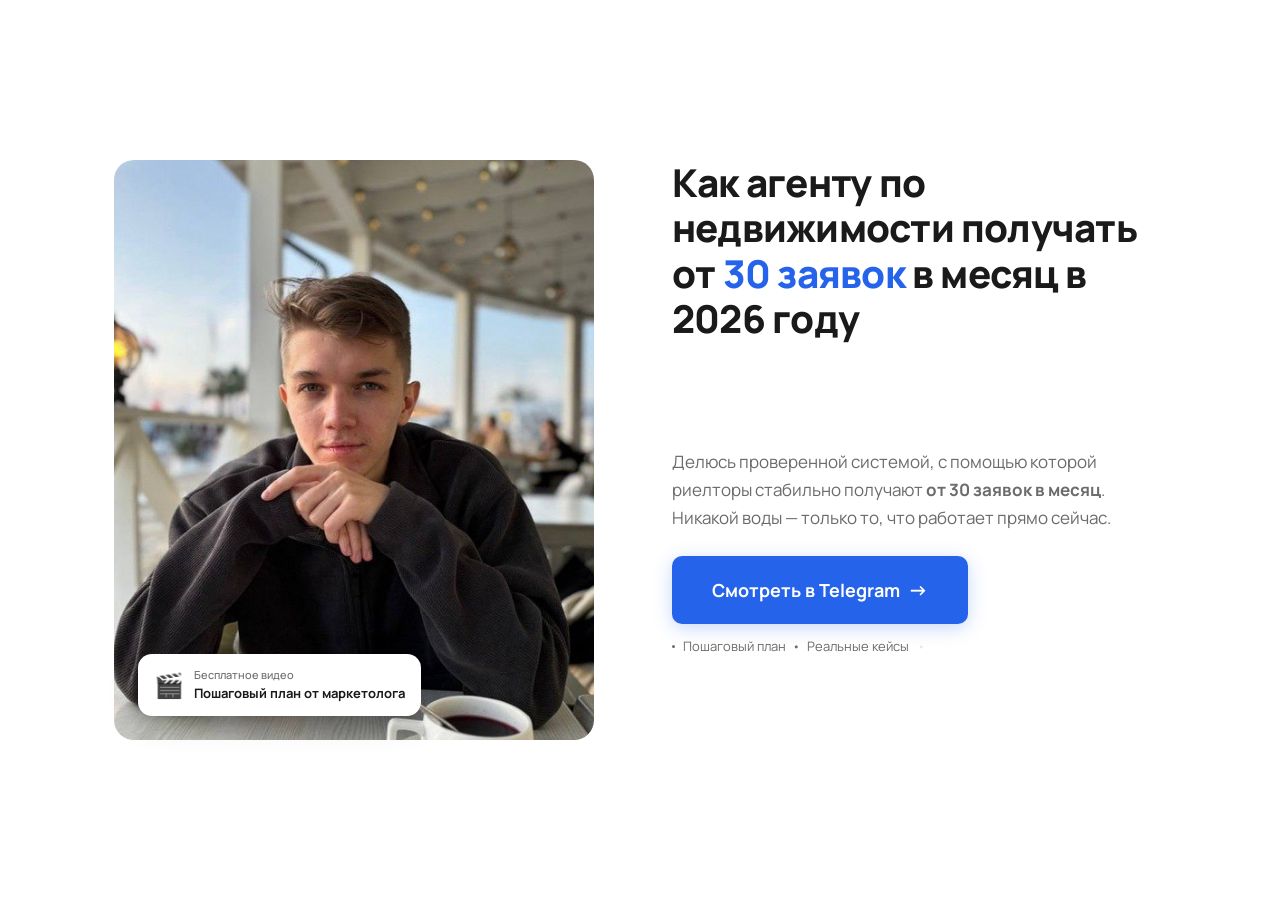
<file: index.html>
<!DOCTYPE html>
<html lang="ru">
<head>
  <meta charset="UTF-8">
  <meta name="viewport" content="width=device-width, initial-scale=1.0">
  <title>Как получать 30+ заявок в месяц — бесплатное видео для риелторов</title>
  <meta name="description" content="Бесплатное видео для агентов по недвижимости: 4 рабочих источника клиентов с реальными кейсами и цифрами. Смотрите в Telegram.">
  <link rel="stylesheet" href="style.css">  <style>
    html, body {
      height: 100%;
    }

    .hero {
      min-height: 100vh;
      display: flex;
      align-items: center;
      padding: 48px 0;
      background: var(--bg);
    }

    .hero-inner {
      display: grid;
      grid-template-columns: 1fr 1fr;
      grid-template-rows: auto auto;
      gap: 24px 64px;
      align-items: start;
    }

    .hero-image-wrap {
      grid-column: 1;
      grid-row: 1 / 3;
      align-self: center;
    }

    .hero-content-top {
      grid-column: 2;
      grid-row: 1;
    }

    .hero-content-bottom {
      grid-column: 2;
      grid-row: 2;
    }

    /* ── Фото ── */
    .hero-image-wrap {
      position: relative;
    }

    .hero-image {
      width: 100%;
      height: 580px;
      object-fit: cover;
      object-position: top center;
      border-radius: 20px;
      display: block;
    }

    .hero-image-badge {
      position: absolute;
      bottom: 24px;
      left: 24px;
      background: #fff;
      border-radius: 14px;
      padding: 12px 16px;
      box-shadow: 0 8px 32px rgba(0,0,0,0.12);
      display: flex;
      align-items: center;
      gap: 10px;
    }

    .hero-image-badge-icon {
      font-size: 24px;
      line-height: 1;
    }

    .hero-image-badge-top {
      font-size: 11px;
      color: #6b6b6b;
      font-weight: 500;
    }

    .hero-image-badge-bottom {
      font-size: 13px;
      color: #1a1a1a;
      font-weight: 700;
    }

    /* ── Контент ── */
    .hero-content {
      display: flex;
      flex-direction: column;
      gap: 24px;
    }

    .hero-title {
      font-size: clamp(28px, 3vw, 44px);
      font-weight: 800;
      line-height: 1.18;
      letter-spacing: -0.02em;
      color: var(--text);
    }

    .hero-title span {
      color: var(--accent);
    }

    .hero-subtitle {
      font-size: 17px;
      color: var(--text-muted);
      line-height: 1.65;
    }

    .hero-subtitle mark {
      background: var(--accent-light);
      color: var(--accent);
      font-weight: 700;
      padding: 1px 7px;
      border-radius: 6px;
      font-style: normal;
    }

    .hero-cta-group {
      display: flex;
      flex-direction: column;
      gap: 12px;
      align-items: flex-start;
    }

    .hero-sub-note {
      font-size: 13px;
      color: var(--text-muted);
    }

    .mobile-br { display: none; }

    /* ── Адаптив ── */
    @media (max-width: 860px) {
      .hero {
        padding: 40px 0 48px;
      }

      .hero-inner {
        grid-template-columns: 1fr;
        gap: 36px;
      }

      /* Фото — лицо видно, плашка внизу слева внутри фото */
      .hero-image-wrap {
        max-width: 480px;
        margin: 0 auto;
      }

      .hero-image {
        height: 420px;
        object-position: top center;
        width: 100%;
      }

      .hero-image-badge {
        position: absolute;
        bottom: 16px;
        left: 16px;
        border-radius: 12px;
        box-shadow: 0 4px 20px rgba(0,0,0,0.14);
        background: rgba(255,255,255,0.95);
        backdrop-filter: blur(8px);
        -webkit-backdrop-filter: blur(8px);
      }

      /* Мобильный порядок: заголовок → фото → текст+кнопка */
      .hero-inner {
        display: flex;
        flex-direction: column;
      }

      .hero-content-top {
        order: 1;
      }

      .hero-image-wrap {
        order: 2;
      }

      .hero-content-bottom {
        order: 3;
      }

      .hero-content {
        text-align: center;
        align-items: center;
      }

      .hero-cta-group {
        align-items: center;
        width: 100%;
      }

      .btn {
        width: 100%;
        justify-content: center;
      }

      /* Перенос "от 30 заявок" на новую строку */
      .mobile-br { display: inline; }
    }
  </style>
</head>
<body>

  <section class="hero">
    <div class="container">
      <div class="hero-inner">

        <!-- Фото -->
        <div class="hero-image-wrap fade-up">
          <img
            src="maksim-main.jpg"
            alt="Максим — маркетолог в недвижимости"
            class="hero-image"
          >
          <div class="hero-image-badge">
            <span class="hero-image-badge-icon">🎬</span>
            <div>
              <div class="hero-image-badge-top">Бесплатное видео</div>
              <div class="hero-image-badge-bottom">Пошаговый план от маркетолога</div>
            </div>
          </div>
        </div>

        <!-- Контент верх: бейдж + заголовок -->
        <div class="hero-content hero-content-top">

          <h1 class="hero-title fade-up delay-1">
            Как агенту по недвижимости получать<br class="mobile-br"> от
            <span>30 заявок</span>
            в месяц в 2026 году
          </h1>

        </div>

        <!-- Контент низ: текст + кнопка -->
        <div class="hero-content hero-content-bottom">

          <p class="hero-subtitle fade-up delay-2">
            Делюсь проверенной системой, с помощью которой риелторы стабильно получают
            <strong>от 30 заявок в месяц</strong>. Никакой воды — только то, что работает прямо сейчас.
          </p>

          <div class="hero-cta-group fade-up delay-3">
            <a
              href="https://t.me/zametkimaksima"
              target="_blank"
              rel="noopener"
              class="btn btn-lg"
            >
              <span>Смотреть в Telegram</span>
              <span class="btn-icon">→</span>
            </a>
            <p class="hero-sub-note">Пошаговый план&nbsp;&nbsp;•&nbsp;&nbsp;Реальные кейсы</p>
          </div>

        </div>

      </div>
    </div>
  </section>

  <script src="main.js"></script>
</body>
</html>
</file>
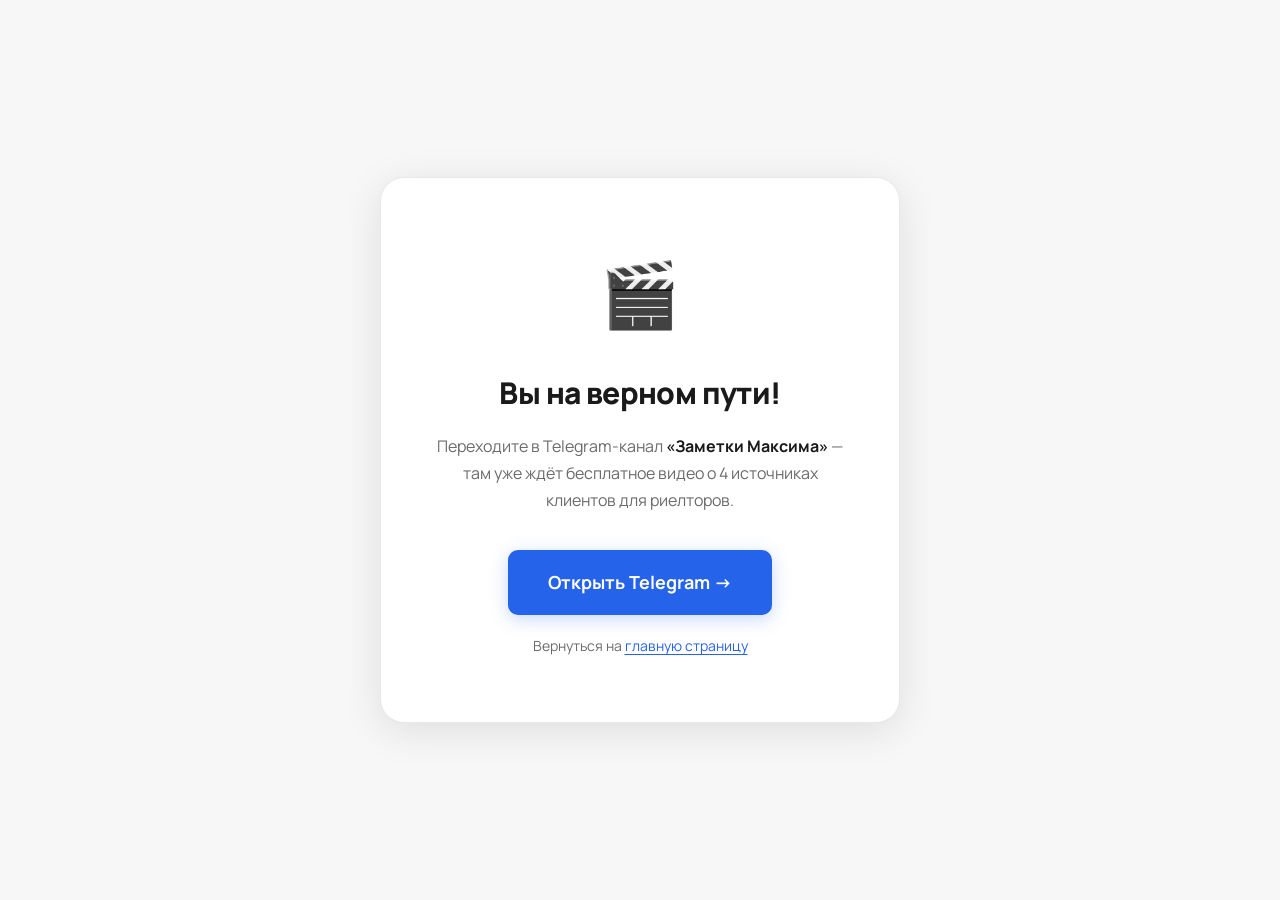
<file: thank-you.html>
<!DOCTYPE html>
<html lang="ru">
<head>
  <meta charset="UTF-8">
  <meta name="viewport" content="width=device-width, initial-scale=1.0">
  <title>Спасибо! Переходите в Telegram</title>
  <link rel="stylesheet" href="style.css">
  <style>
    body {
      min-height: 100vh;
      display: flex;
      align-items: center;
      justify-content: center;
      background: var(--bg-soft);
      padding: 24px;
    }

    .ty-card {
      background: var(--bg);
      border: 1px solid var(--border);
      border-radius: 24px;
      padding: 64px 48px;
      max-width: 520px;
      width: 100%;
      text-align: center;
      box-shadow: var(--shadow-lg);
      animation: fadeUp 0.6s ease both;
    }

    @keyframes fadeUp {
      from { opacity: 0; transform: translateY(24px); }
      to   { opacity: 1; transform: translateY(0); }
    }

    .ty-icon {
      font-size: 64px;
      margin-bottom: 24px;
      display: block;
    }

    .ty-title {
      font-size: 30px;
      font-weight: 800;
      letter-spacing: -0.02em;
      margin-bottom: 16px;
    }

    .ty-text {
      font-size: 16px;
      color: var(--text-muted);
      line-height: 1.7;
      margin-bottom: 36px;
    }

    .ty-text strong {
      color: var(--text);
    }

    .ty-back {
      display: block;
      margin-top: 20px;
      font-size: 14px;
      color: var(--text-muted);
    }

    .ty-back a {
      color: var(--accent);
      text-decoration: underline;
      text-underline-offset: 3px;
    }

    @media (max-width: 480px) {
      .ty-card {
        padding: 40px 24px;
      }

      .ty-title {
        font-size: 24px;
      }
    }
  </style>
</head>
<body>
  <div class="ty-card">
    <span class="ty-icon">🎬</span>
    <h1 class="ty-title">Вы на верном пути!</h1>
    <p class="ty-text">
      Переходите в Telegram-канал <strong>«Заметки Максима»</strong> —
      там уже ждёт бесплатное видео о 4 источниках клиентов для риелторов.
    </p>
    <a
      href="https://t.me/zametkimaksima"
      target="_blank"
      rel="noopener"
      class="btn btn-lg"
      style="display:inline-flex;width:auto;"
    >
      Открыть Telegram →
    </a>
    <p class="ty-back">
      Вернуться на <a href="index.html">главную страницу</a>
    </p>
  </div>
</body>
</html>
</file>
<file: style.css>
@import url('https://fonts.googleapis.com/css2?family=Manrope:wght@400;500;600;700;800&display=swap');

*, *::before, *::after {
  box-sizing: border-box;
  margin: 0;
  padding: 0;
}

:root {
  --bg: #ffffff;
  --bg-soft: #f7f7f7;
  --bg-card: #f2f2f2;
  --text: #1a1a1a;
  --text-muted: #6b6b6b;
  --accent: #2563eb;
  --accent-dark: #1d4ed8;
  --accent-light: #eff6ff;
  --border: #e8e8e8;
  --shadow: 0 2px 16px rgba(0,0,0,0.07);
  --shadow-lg: 0 8px 40px rgba(0,0,0,0.10);
  --radius: 16px;
  --radius-sm: 10px;
  --font: 'Manrope', sans-serif;
}

html {
  scroll-behavior: smooth;
}

body {
  font-family: var(--font);
  background: var(--bg);
  color: var(--text);
  line-height: 1.6;
  -webkit-font-smoothing: antialiased;
}

img {
  max-width: 100%;
  display: block;
}

a {
  text-decoration: none;
  color: inherit;
}

/* ─── UTILITY ─── */
.container {
  max-width: 1100px;
  margin: 0 auto;
  padding: 0 24px;
}

.section {
  padding: 80px 0;
}

.section-alt {
  background: var(--bg-soft);
}

/* ─── BADGE ─── */
.badge {
  display: inline-flex;
  align-items: center;
  gap: 6px;
  background: var(--accent-light);
  color: var(--accent);
  font-size: 13px;
  font-weight: 600;
  padding: 6px 14px;
  border-radius: 100px;
  letter-spacing: 0.01em;
}

.badge-dot {
  width: 7px;
  height: 7px;
  background: var(--accent);
  border-radius: 50%;
  animation: pulse 2s ease-in-out infinite;
}

@keyframes pulse {
  0%, 100% { opacity: 1; transform: scale(1); }
  50% { opacity: 0.5; transform: scale(0.8); }
}

/* ─── BUTTONS ─── */
.btn {
  display: inline-flex;
  align-items: center;
  gap: 8px;
  background: var(--accent);
  color: #fff;
  font-family: var(--font);
  font-size: 17px;
  font-weight: 700;
  padding: 16px 32px;
  border-radius: var(--radius-sm);
  border: none;
  cursor: pointer;
  transition: background 0.2s, transform 0.15s, box-shadow 0.2s;
  box-shadow: 0 4px 18px rgba(37,99,235,0.25);
  text-decoration: none;
  white-space: nowrap;
}

.btn:hover {
  background: var(--accent-dark);
  transform: translateY(-2px);
  box-shadow: 0 8px 28px rgba(37,99,235,0.35);
}

.btn:active {
  transform: translateY(0);
}

.btn-lg {
  font-size: 18px;
  padding: 18px 40px;
}

.btn-icon {
  font-size: 20px;
}

/* ─── HERO ─── */
.hero {
  padding: 72px 0 80px;
  background: var(--bg);
  overflow: hidden;
}

.hero-inner {
  display: grid;
  grid-template-columns: 1fr 1fr;
  gap: 64px;
  align-items: center;
}

.hero-image-wrap {
  position: relative;
}

.hero-image {
  width: 100%;
  max-width: 480px;
  height: 560px;
  object-fit: cover;
  object-position: top center;
  border-radius: 20px;
  display: block;
}

.hero-image-badge {
  position: absolute;
  bottom: 24px;
  left: 24px;
  background: #fff;
  border-radius: var(--radius-sm);
  padding: 12px 16px;
  box-shadow: var(--shadow-lg);
  display: flex;
  align-items: center;
  gap: 10px;
  font-size: 13px;
  font-weight: 600;
}

.hero-image-badge-icon {
  font-size: 22px;
}

.hero-content {
  display: flex;
  flex-direction: column;
  gap: 24px;
}

.hero-title {
  font-size: clamp(28px, 3.2vw, 44px);
  font-weight: 800;
  line-height: 1.18;
  letter-spacing: -0.02em;
  color: var(--text);
}

.hero-title span {
  color: var(--accent);
}

.hero-subtitle {
  font-size: 17px;
  color: var(--text-muted);
  line-height: 1.65;
  max-width: 480px;
}

.hero-cta-group {
  display: flex;
  flex-direction: column;
  gap: 12px;
  align-items: flex-start;
}

.hero-sub-note {
  font-size: 13px;
  color: var(--text-muted);
  display: flex;
  align-items: center;
  gap: 8px;
}

.hero-sub-note::before {
  content: '';
  display: inline-block;
  width: 3px;
  height: 3px;
  border-radius: 50%;
  background: var(--text-muted);
}

.hero-sub-note::after {
  content: '•';
  color: var(--border);
}

/* ─── STATS ─── */
.stats {
  background: var(--bg-soft);
  border-top: 1px solid var(--border);
  border-bottom: 1px solid var(--border);
  padding: 48px 0;
}

.stats-grid {
  display: grid;
  grid-template-columns: repeat(3, 1fr);
  gap: 0;
}

.stat-item {
  text-align: center;
  padding: 0 32px;
  position: relative;
}

.stat-item:not(:last-child)::after {
  content: '';
  position: absolute;
  right: 0;
  top: 10%;
  height: 80%;
  width: 1px;
  background: var(--border);
}

.stat-number {
  font-size: clamp(36px, 4vw, 52px);
  font-weight: 800;
  color: var(--accent);
  letter-spacing: -0.03em;
  line-height: 1;
  margin-bottom: 8px;
}

.stat-label {
  font-size: 14px;
  color: var(--text-muted);
  line-height: 1.4;
  max-width: 160px;
  margin: 0 auto;
}

/* ─── WHAT INSIDE ─── */
.section-header {
  text-align: center;
  margin-bottom: 52px;
}

.section-title {
  font-size: clamp(26px, 3vw, 38px);
  font-weight: 800;
  letter-spacing: -0.02em;
  line-height: 1.2;
  margin-bottom: 12px;
}

.section-sub {
  font-size: 17px;
  color: var(--text-muted);
}

.cards-grid {
  display: grid;
  grid-template-columns: repeat(2, 1fr);
  gap: 20px;
}

.card {
  background: var(--bg);
  border: 1px solid var(--border);
  border-radius: var(--radius);
  padding: 32px;
  transition: transform 0.22s, box-shadow 0.22s, border-color 0.22s;
  position: relative;
  overflow: hidden;
}

.card::before {
  content: '';
  position: absolute;
  top: 0;
  left: 0;
  right: 0;
  height: 3px;
  background: var(--accent);
  transform: scaleX(0);
  transform-origin: left;
  transition: transform 0.3s ease;
}

.card:hover {
  transform: translateY(-4px);
  box-shadow: var(--shadow-lg);
  border-color: transparent;
}

.card:hover::before {
  transform: scaleX(1);
}

.card-icon {
  font-size: 36px;
  margin-bottom: 16px;
  display: block;
}

.card-platform {
  font-size: 12px;
  font-weight: 700;
  text-transform: uppercase;
  letter-spacing: 0.08em;
  color: var(--accent);
  margin-bottom: 8px;
}

.card-title {
  font-size: 18px;
  font-weight: 700;
  margin-bottom: 10px;
  line-height: 1.3;
}

.card-text {
  font-size: 14px;
  color: var(--text-muted);
  line-height: 1.6;
}

/* ─── ABOUT ─── */
.about-inner {
  display: grid;
  grid-template-columns: 380px 1fr;
  gap: 64px;
  align-items: center;
}

.about-image {
  width: 100%;
  height: 480px;
  object-fit: cover;
  object-position: top center;
  border-radius: 20px;
}

.about-content {
  display: flex;
  flex-direction: column;
  gap: 24px;
}

.about-name {
  font-size: 22px;
  font-weight: 800;
  margin-bottom: 4px;
}

.about-role {
  font-size: 14px;
  color: var(--accent);
  font-weight: 600;
}

.about-text {
  font-size: 16px;
  color: var(--text-muted);
  line-height: 1.75;
}

.about-link {
  display: inline-flex;
  align-items: center;
  gap: 8px;
  color: var(--accent);
  font-weight: 600;
  font-size: 15px;
  transition: gap 0.2s;
}

.about-link:hover {
  gap: 12px;
}

.about-stats {
  display: flex;
  gap: 32px;
  padding: 24px 0;
  border-top: 1px solid var(--border);
  border-bottom: 1px solid var(--border);
}

.about-stat-num {
  font-size: 28px;
  font-weight: 800;
  color: var(--text);
  letter-spacing: -0.02em;
}

.about-stat-label {
  font-size: 13px;
  color: var(--text-muted);
  margin-top: 2px;
}

/* ─── REVIEWS ─── */
.reviews-grid {
  display: grid;
  grid-template-columns: repeat(2, 1fr);
  gap: 24px;
}

.review-card {
  background: var(--bg);
  border: 1px solid var(--border);
  border-radius: var(--radius);
  padding: 32px;
  transition: transform 0.22s, box-shadow 0.22s;
  position: relative;
}

.review-card:hover {
  transform: translateY(-4px);
  box-shadow: var(--shadow-lg);
}

.review-quote {
  font-size: 40px;
  color: var(--accent);
  line-height: 1;
  font-family: Georgia, serif;
  margin-bottom: 12px;
}

.review-text {
  font-size: 16px;
  line-height: 1.7;
  color: var(--text);
  margin-bottom: 24px;
}

.review-author {
  display: flex;
  align-items: center;
  gap: 14px;
}

.review-photo {
  width: 48px;
  height: 48px;
  border-radius: 50%;
  object-fit: cover;
  object-position: top;
}

.review-name {
  font-size: 15px;
  font-weight: 700;
}

.review-role {
  font-size: 13px;
  color: var(--text-muted);
  margin-top: 2px;
}

/* ─── FINAL CTA ─── */
.final-cta {
  background: var(--text);
  color: #fff;
  padding: 96px 0;
  text-align: center;
}

.final-cta .section-title {
  color: #fff;
  max-width: 600px;
  margin: 0 auto 16px;
}

.final-cta .section-sub {
  color: rgba(255,255,255,0.65);
  margin-bottom: 36px;
}

.final-cta .btn {
  background: var(--accent);
  box-shadow: 0 4px 24px rgba(37,99,235,0.5);
}

.final-cta .btn:hover {
  background: #1d4ed8;
  box-shadow: 0 8px 36px rgba(37,99,235,0.6);
}

.final-cta-note {
  margin-top: 16px;
  font-size: 13px;
  color: rgba(255,255,255,0.4);
}

/* ─── STICKY MOBILE CTA ─── */
.sticky-cta {
  display: none;
  position: fixed;
  bottom: 0;
  left: 0;
  right: 0;
  z-index: 100;
  background: var(--bg);
  border-top: 1px solid var(--border);
  padding: 12px 20px;
  box-shadow: 0 -4px 24px rgba(0,0,0,0.1);
}

.sticky-cta .btn {
  width: 100%;
  justify-content: center;
  font-size: 16px;
  padding: 15px 24px;
}

/* ─── FADE IN ANIMATION ─── */
.fade-up {
  opacity: 0;
  transform: translateY(28px);
  transition: opacity 0.6s ease, transform 0.6s ease;
}

.fade-up.visible {
  opacity: 1;
  transform: translateY(0);
}

.fade-up.delay-1 { transition-delay: 0.1s; }
.fade-up.delay-2 { transition-delay: 0.2s; }
.fade-up.delay-3 { transition-delay: 0.3s; }
.fade-up.delay-4 { transition-delay: 0.4s; }

/* ─── RESPONSIVE ─── */
@media (max-width: 900px) {
  .hero-inner {
    grid-template-columns: 1fr;
    gap: 40px;
  }

  .hero-image-wrap {
    max-width: 480px;
    margin: 0 auto;
    width: 100%;
  }

  .hero-image {
    max-width: 100%;
    height: 400px;
  }

  .hero-content {
    text-align: center;
    align-items: center;
  }

  .hero-cta-group {
    align-items: center;
  }

  .about-inner {
    grid-template-columns: 1fr;
    gap: 40px;
  }

  .about-image {
    max-width: 360px;
    margin: 0 auto;
    height: 380px;
  }

  .about-content {
    text-align: center;
    align-items: center;
  }

  .about-stats {
    justify-content: center;
  }
}

@media (max-width: 700px) {
  .section {
    padding: 56px 0;
  }

  .hero {
    padding: 48px 0 64px;
  }

  .cards-grid {
    grid-template-columns: 1fr;
  }

  .reviews-grid {
    grid-template-columns: 1fr;
  }

  .stats-grid {
    grid-template-columns: 1fr;
    gap: 32px;
  }

  .stat-item::after {
    display: none;
  }

  .sticky-cta {
    display: block;
  }

  body {
    padding-bottom: 80px;
  }

  .final-cta {
    padding: 64px 0;
  }

  .hero-image {
    height: 340px;
  }
}

@media (max-width: 480px) {
  .container {
    padding: 0 16px;
  }

  .btn-lg {
    font-size: 16px;
    padding: 16px 28px;
    width: 100%;
    justify-content: center;
  }

  .card {
    padding: 24px;
  }

  .review-card {
    padding: 24px;
  }

  .hero-title {
    font-size: 26px;
  }
}
</file>
